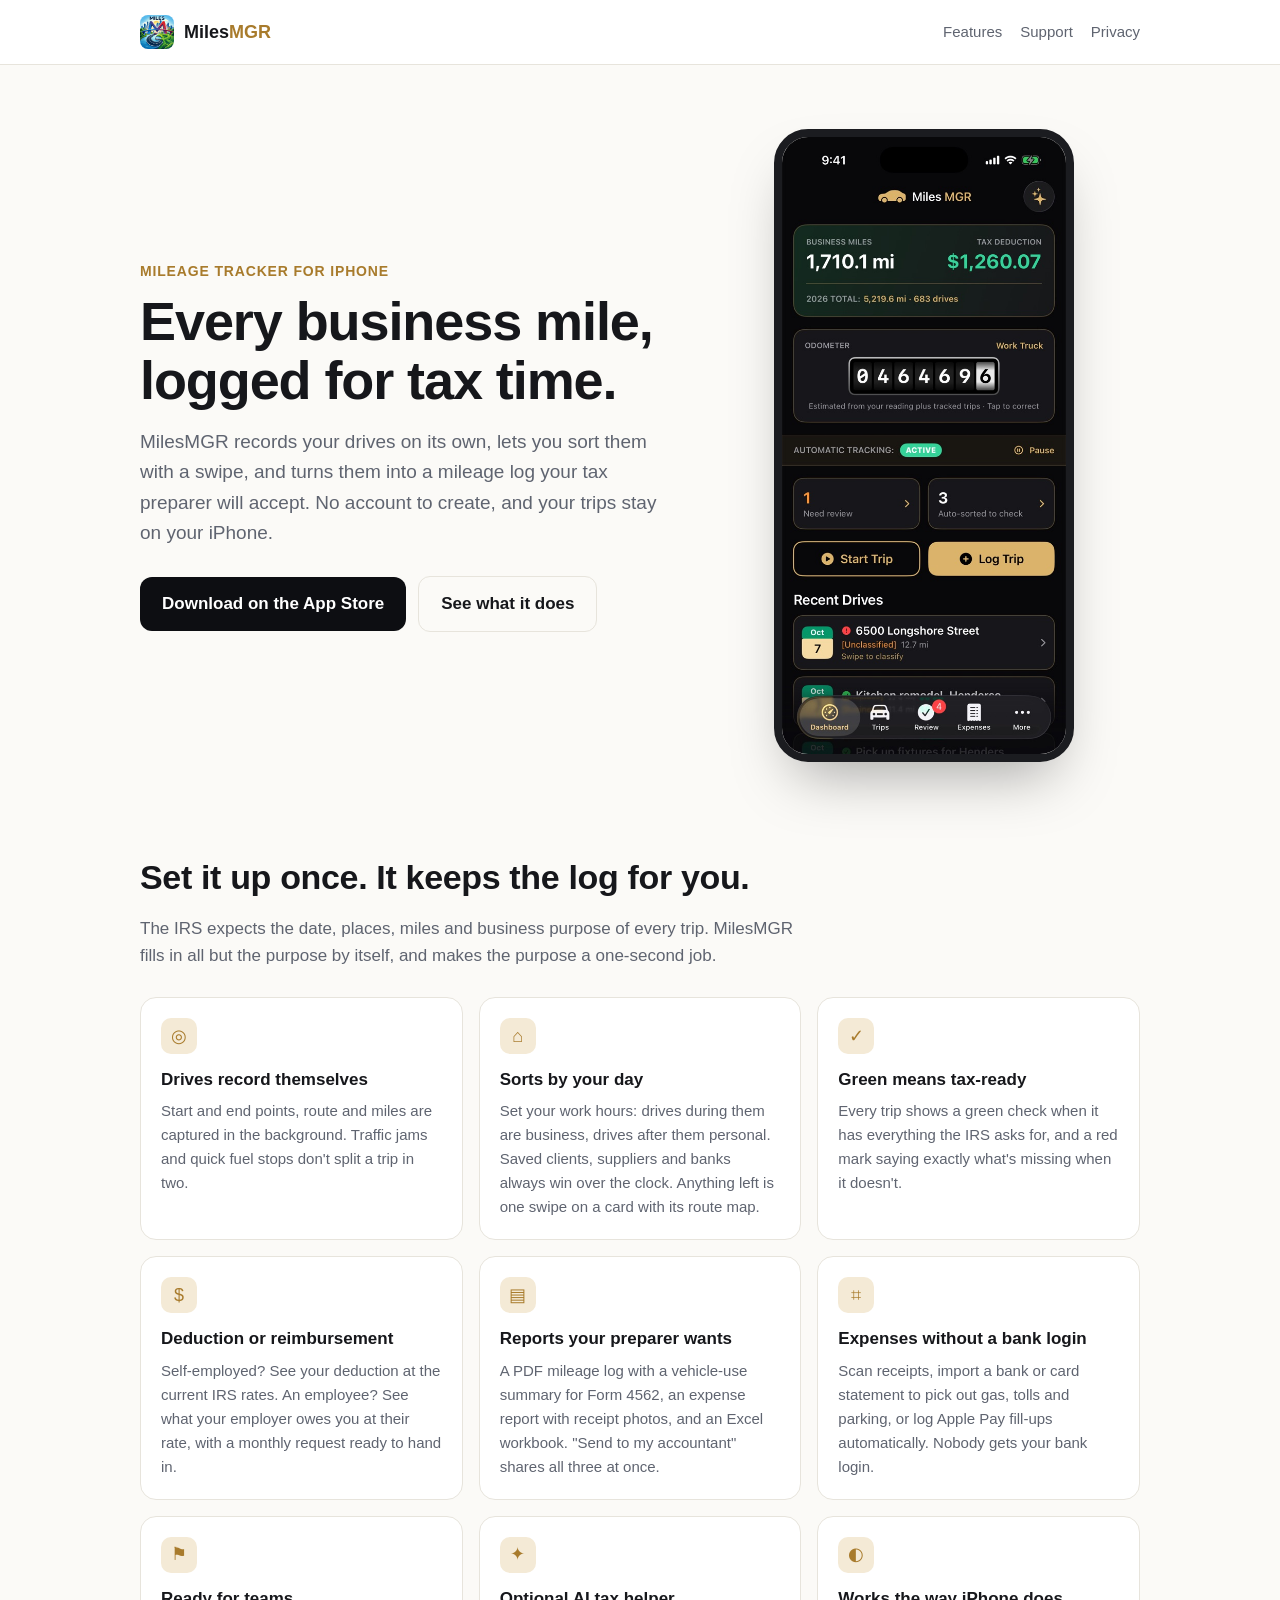
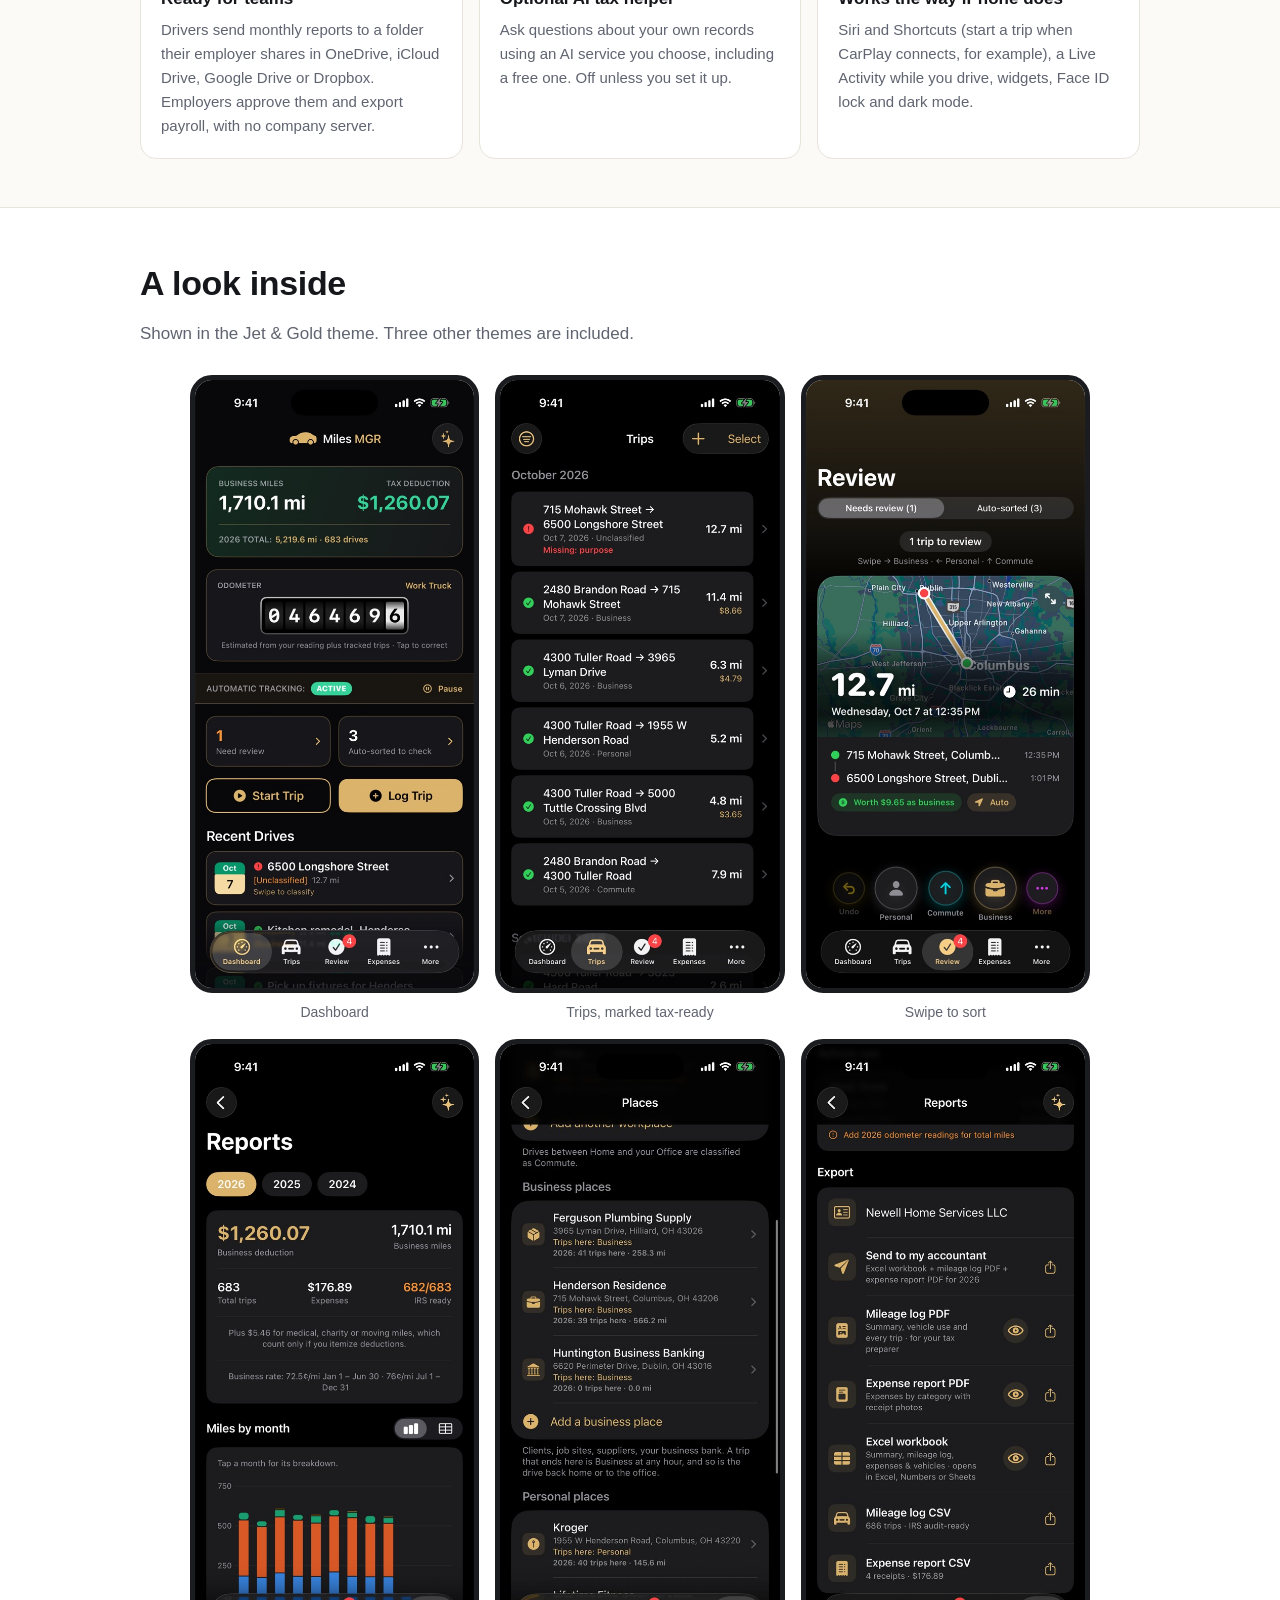
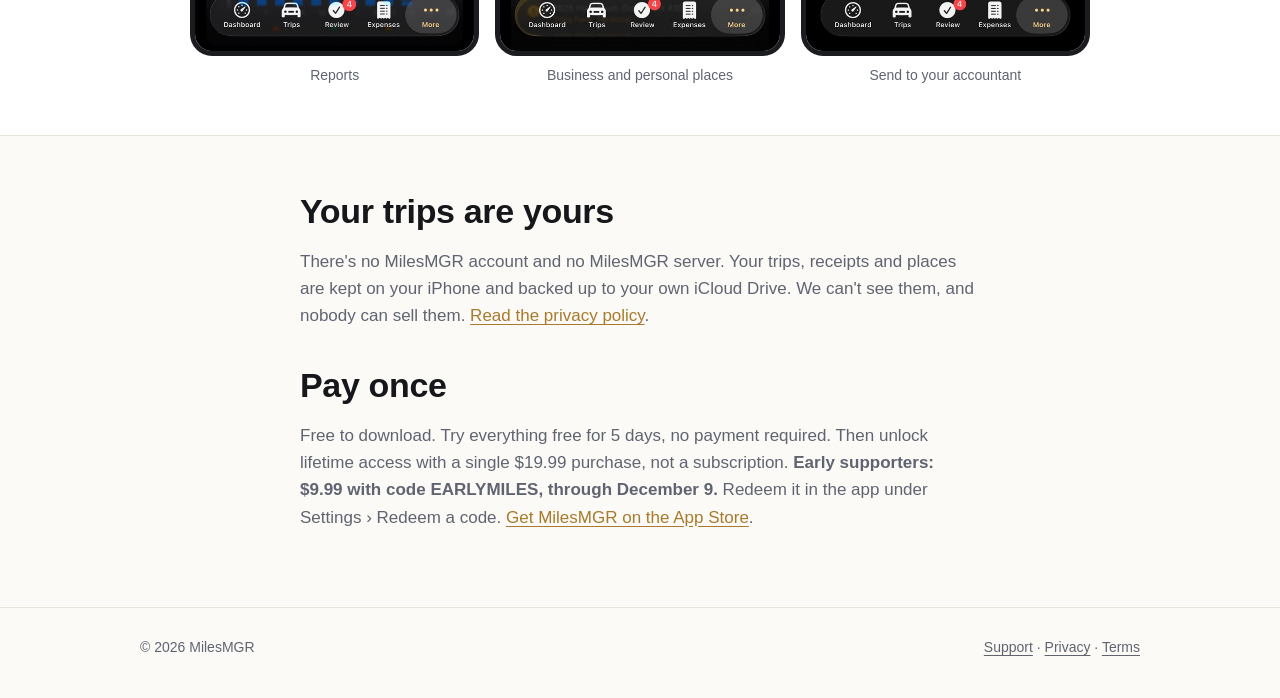
<file: index.html>
<!doctype html>
<html lang="en">
<head>
<meta charset="utf-8">
<meta name="viewport" content="width=device-width, initial-scale=1">
<title>MilesMGR — Mileage Tracker for Taxes</title>
<meta name="description" content="MilesMGR records your drives automatically, sorts them by your work hours and places, and turns them into an IRS-ready mileage log. Free to download, 5-day free trial, then pay once for lifetime access. Your trips stay on your iPhone.">
<meta property="og:title" content="MilesMGR — Mileage Tracker for Taxes">
<meta property="og:description" content="Automatic drive tracking, smart sorting, IRS-ready reports. Pay once; your trips stay on your iPhone.">
<meta property="og:image" content="img/1-Dashboard.jpg">
<link rel="icon" href="img/icon.png">
<link rel="apple-touch-icon" href="img/icon.png">
<link rel="stylesheet" href="style.css">
<!-- Meta Pixel Code -->
<script>
!function(f,b,e,v,n,t,s)
{if(f.fbq)return;n=f.fbq=function(){n.callMethod?
n.callMethod.apply(n,arguments):n.queue.push(arguments)};
if(!f._fbq)f._fbq=n;n.push=n;n.loaded=!0;n.version='2.0';
n.queue=[];t=b.createElement(e);t.async=!0;
t.src=v;s=b.getElementsByTagName(e)[0];
s.parentNode.insertBefore(t,s)}(window, document,'script',
'https://connect.facebook.net/en_US/fbevents.js');
fbq('init', '1832240871127078');
fbq('track', 'PageView');
</script>
<noscript><img height="1" width="1" style="display:none"
src="https://www.facebook.com/tr?id=1832240871127078&ev=PageView&noscript=1"
/></noscript>
<!-- End Meta Pixel Code -->
</head>
<body>
<header class="site-head">
  <div class="wrap">
    <a class="brand" href="./"><img src="img/icon.png" alt=""><span>Miles<b>MGR</b></span></a>
    <nav class="nav">
      <a href="#features" class="hide-sm">Features</a>
      <a href="support.html">Support</a>
      <a href="privacy.html">Privacy</a>
    </nav>
  </div>
</header>

<main>
  <div class="wrap hero">
    <div>
      <div class="eyebrow">Mileage tracker for iPhone</div>
      <h1>Every business mile, logged for tax time.</h1>
      <p class="lede">MilesMGR records your drives on its own, lets you sort them with a swipe, and turns them into a mileage log your tax preparer will accept. No account to create, and your trips stay on your iPhone.</p>
      <div class="cta">
        <a class="btn btn-primary" href="https://apps.apple.com/us/app/milesmgr-mileage-drive-log/id6819932792?pt=82404571&amp;ct=milesmgr-site">Download on the App Store</a>
        <a class="btn btn-ghost" href="#features">See what it does</a>
      </div>
    </div>
    <img class="phone" src="img/1-Dashboard.jpg" alt="MilesMGR Dashboard showing business miles, the tax deduction so far, an odometer and recent drives" width="300">
  </div>

  <section id="features">
    <div class="wrap">
      <h2>Set it up once. It keeps the log for you.</h2>
      <p class="sub">The IRS expects the date, places, miles and business purpose of every trip. MilesMGR fills in all but the purpose by itself, and makes the purpose a one-second job.</p>
      <div class="grid">
        <div class="card"><div class="icon" aria-hidden="true">◎</div><h3>Drives record themselves</h3><p>Start and end points, route and miles are captured in the background. Traffic jams and quick fuel stops don't split a trip in two.</p></div>
        <div class="card"><div class="icon" aria-hidden="true">⌂</div><h3>Sorts by your day</h3><p>Set your work hours: drives during them are business, drives after them personal. Saved clients, suppliers and banks always win over the clock. Anything left is one swipe on a card with its route map.</p></div>
        <div class="card"><div class="icon" aria-hidden="true">✓</div><h3>Green means tax-ready</h3><p>Every trip shows a green check when it has everything the IRS asks for, and a red mark saying exactly what's missing when it doesn't.</p></div>
        <div class="card"><div class="icon" aria-hidden="true">$</div><h3>Deduction or reimbursement</h3><p>Self-employed? See your deduction at the current IRS rates. An employee? See what your employer owes you at their rate, with a monthly request ready to hand in.</p></div>
        <div class="card"><div class="icon" aria-hidden="true">▤</div><h3>Reports your preparer wants</h3><p>A PDF mileage log with a vehicle-use summary for Form 4562, an expense report with receipt photos, and an Excel workbook. "Send to my accountant" shares all three at once.</p></div>
        <div class="card"><div class="icon" aria-hidden="true">⌗</div><h3>Expenses without a bank login</h3><p>Scan receipts, import a bank or card statement to pick out gas, tolls and parking, or log Apple Pay fill-ups automatically. Nobody gets your bank login.</p></div>
        <div class="card"><div class="icon" aria-hidden="true">⚑</div><h3>Ready for teams</h3><p>Drivers send monthly reports to a folder their employer shares in OneDrive, iCloud Drive, Google Drive or Dropbox. Employers approve them and export payroll, with no company server.</p></div>
        <div class="card"><div class="icon" aria-hidden="true">✦</div><h3>Optional AI tax helper</h3><p>Ask questions about your own records using an AI service you choose, including a free one. Off unless you set it up.</p></div>
        <div class="card"><div class="icon" aria-hidden="true">◐</div><h3>Works the way iPhone does</h3><p>Siri and Shortcuts (start a trip when CarPlay connects, for example), a Live Activity while you drive, widgets, Face ID lock and dark mode.</p></div>
      </div>
    </div>
  </section>

  <section class="band">
    <div class="wrap">
      <h2>A look inside</h2>
      <p class="sub">Shown in the Jet &amp; Gold theme. Three other themes are included.</p>
      <div class="shots">
        <figure><img src="img/1-Dashboard.jpg" alt="Dashboard with business miles, deduction and odometer" loading="lazy"><figcaption>Dashboard</figcaption></figure>
        <figure><img src="img/2-Trips.jpg" alt="Trips list with green and red tax-ready marks" loading="lazy"><figcaption>Trips, marked tax-ready</figcaption></figure>
        <figure><img src="img/3-Review.jpg" alt="Review card with a route map and Business, Personal and Commute buttons" loading="lazy"><figcaption>Swipe to sort</figcaption></figure>
        <figure><img src="img/5-Reports.jpg" alt="Reports with the yearly deduction and a miles-by-month chart" loading="lazy"><figcaption>Reports</figcaption></figure>
        <figure><img src="img/6-Places.jpg" alt="Places screen with business places such as a supplier and a business bank, and personal places such as a grocery store" loading="lazy"><figcaption>Business and personal places</figcaption></figure>
        <figure><img src="img/7-Export.jpg" alt="Export options: Send to my accountant, PDF reports and an Excel workbook" loading="lazy"><figcaption>Send to your accountant</figcaption></figure>
      </div>
    </div>
  </section>

  <section>
    <div class="wrap narrow">
      <h2>Your trips are yours</h2>
      <p class="sub">There's no MilesMGR account and no MilesMGR server. Your trips, receipts and places are kept on your iPhone and backed up to your own iCloud Drive. We can't see them, and nobody can sell them. <a href="privacy.html">Read the privacy policy</a>.</p>
      <h2>Pay once</h2>
      <p class="sub">Free to download. Try everything free for 5 days, no payment required. Then unlock lifetime access with a single $19.99 purchase, not a subscription. <span id="early-offer"><strong>Early supporters: $9.99 with code EARLYMILES, through December 9.</strong> Redeem it in the app under Settings › Redeem a code.</span> <a href="https://apps.apple.com/us/app/milesmgr-mileage-drive-log/id6819932792?pt=82404571&amp;ct=milesmgr-site">Get MilesMGR on the App Store</a>.</p>
    </div>
  </section>
</main>

<footer class="site-foot">
  <div class="wrap">
    <span>© 2026 MilesMGR</span>
    <span><a href="support.html">Support</a> · <a href="privacy.html">Privacy</a> · <a href="terms.html">Terms</a></span>
  </div>
</footer>
<script>
// The early-supporter offer hides itself after December 9 (US Eastern).
if (Date.now() >= Date.UTC(2026, 11, 10, 5)) { var e = document.getElementById('early-offer'); if (e) e.remove(); }
</script>
</body>
</html>
</file>
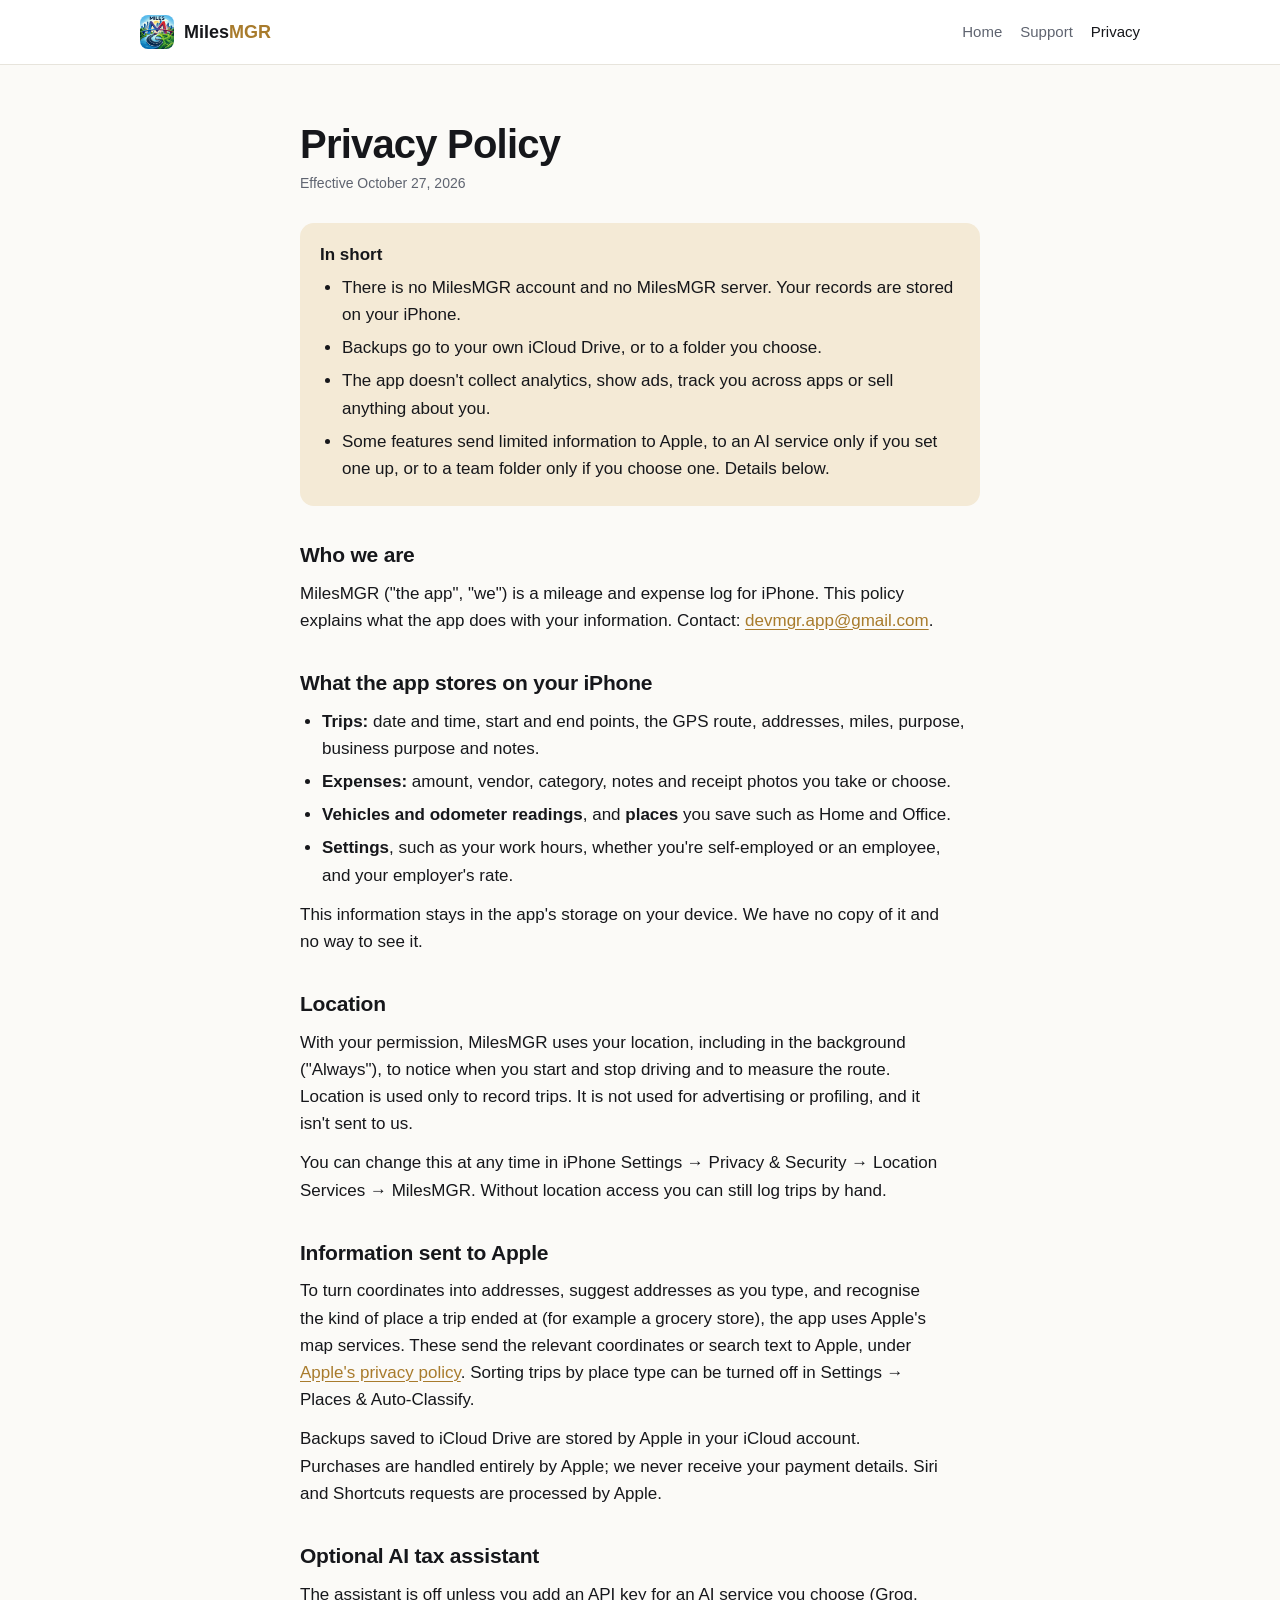
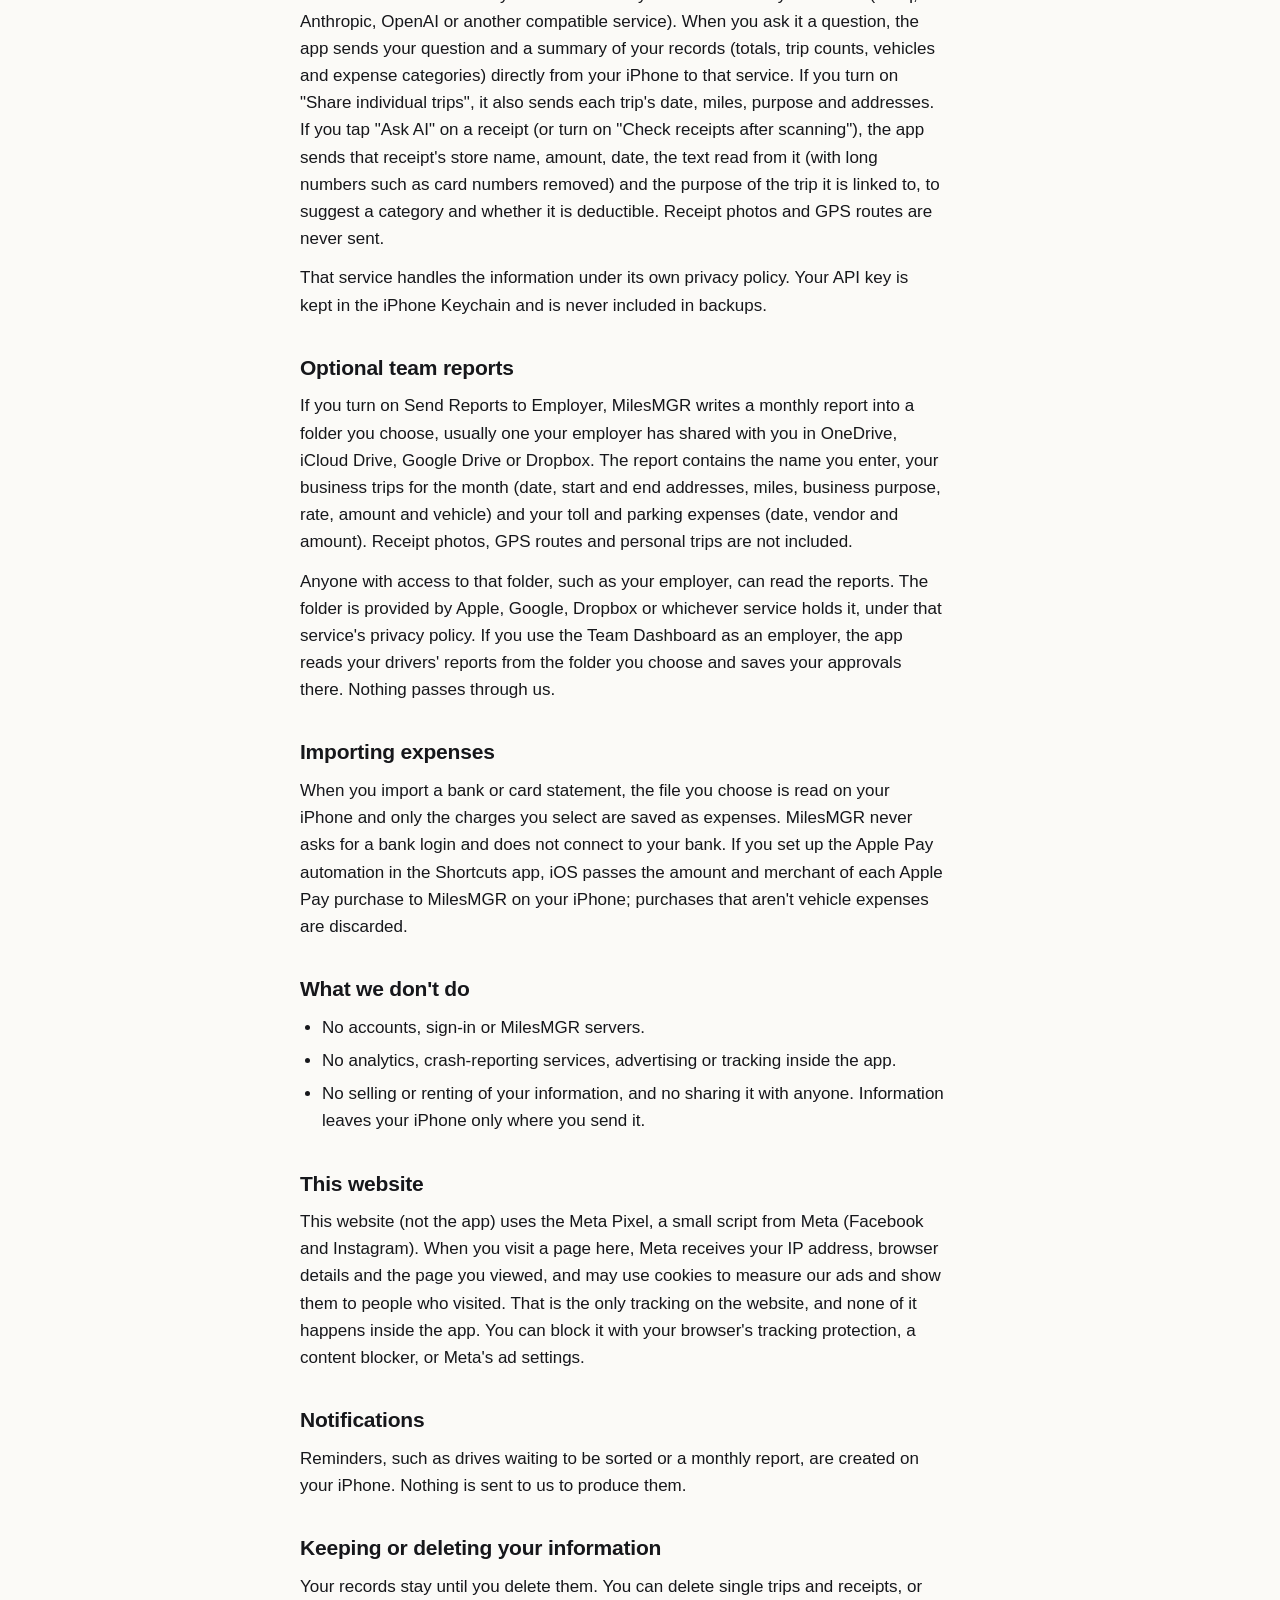
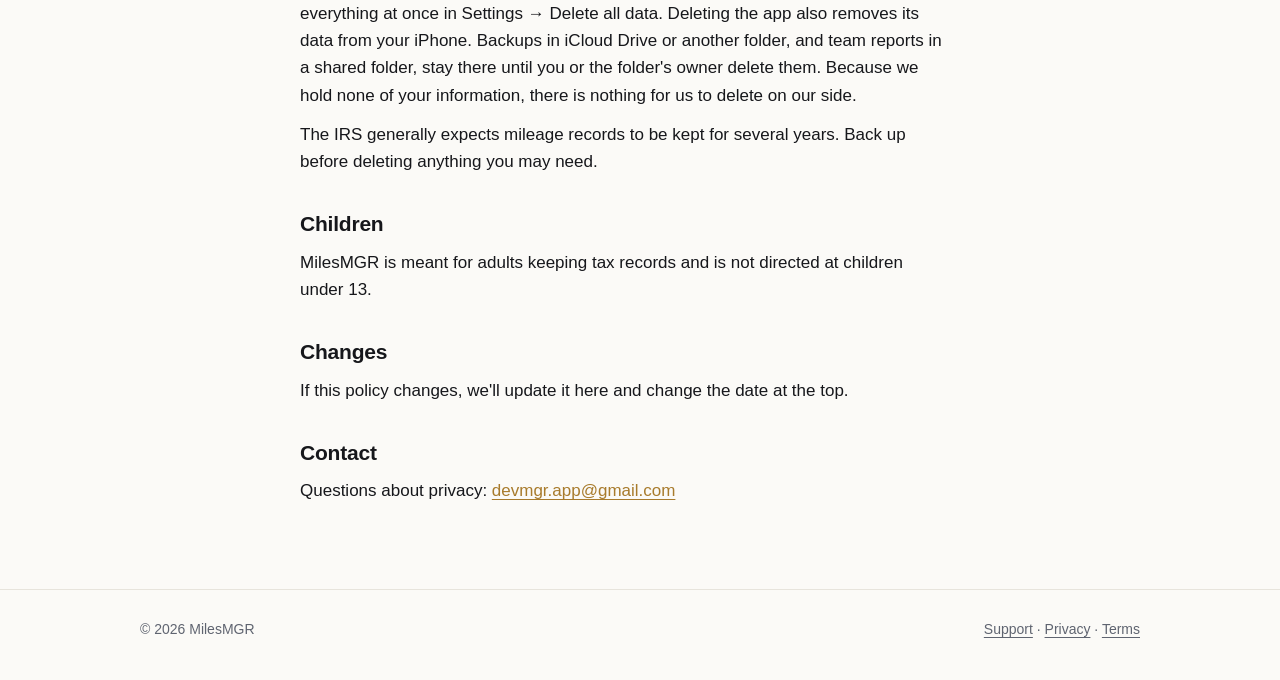
<file: privacy.html>
<!doctype html>
<html lang="en">
<head>
<meta charset="utf-8">
<meta name="viewport" content="width=device-width, initial-scale=1">
<title>Privacy Policy — MilesMGR</title>
<meta name="description" content="How MilesMGR handles your location, trips and receipts: kept on your iPhone, backed up to your own iCloud Drive, never sold.">
<link rel="icon" href="img/icon.png">
<link rel="stylesheet" href="style.css">
<!-- Meta Pixel Code -->
<script>
!function(f,b,e,v,n,t,s)
{if(f.fbq)return;n=f.fbq=function(){n.callMethod?
n.callMethod.apply(n,arguments):n.queue.push(arguments)};
if(!f._fbq)f._fbq=n;n.push=n;n.loaded=!0;n.version='2.0';
n.queue=[];t=b.createElement(e);t.async=!0;
t.src=v;s=b.getElementsByTagName(e)[0];
s.parentNode.insertBefore(t,s)}(window, document,'script',
'https://connect.facebook.net/en_US/fbevents.js');
fbq('init', '1832240871127078');
fbq('track', 'PageView');
</script>
<noscript><img height="1" width="1" style="display:none"
src="https://www.facebook.com/tr?id=1832240871127078&ev=PageView&noscript=1"
/></noscript>
<!-- End Meta Pixel Code -->
</head>
<body>
<header class="site-head">
  <div class="wrap">
    <a class="brand" href="./"><img src="img/icon.png" alt=""><span>Miles<b>MGR</b></span></a>
    <nav class="nav">
      <a href="./" class="hide-sm">Home</a>
      <a href="support.html">Support</a>
      <a href="privacy.html" aria-current="page">Privacy</a>
    </nav>
  </div>
</header>

<main class="wrap narrow doc">
  <h1>Privacy Policy</h1>
  <p class="updated">Effective October 27, 2026</p>

  <div class="summary">
    <strong>In short</strong>
    <ul>
      <li>There is no MilesMGR account and no MilesMGR server. Your records are stored on your iPhone.</li>
      <li>Backups go to your own iCloud Drive, or to a folder you choose.</li>
      <li>The app doesn't collect analytics, show ads, track you across apps or sell anything about you.</li>
      <li>Some features send limited information to Apple, to an AI service only if you set one up, or to a team folder only if you choose one. Details below.</li>
    </ul>
  </div>

  <h2>Who we are</h2>
  <p>MilesMGR ("the app", "we") is a mileage and expense log for iPhone. This policy explains what the app does with your information. Contact: <a href="mailto:devmgr.app@gmail.com">devmgr.app@gmail.com</a>.</p>

  <h2>What the app stores on your iPhone</h2>
  <ul>
    <li><strong>Trips:</strong> date and time, start and end points, the GPS route, addresses, miles, purpose, business purpose and notes.</li>
    <li><strong>Expenses:</strong> amount, vendor, category, notes and receipt photos you take or choose.</li>
    <li><strong>Vehicles and odometer readings</strong>, and <strong>places</strong> you save such as Home and Office.</li>
    <li><strong>Settings</strong>, such as your work hours, whether you're self-employed or an employee, and your employer's rate.</li>
  </ul>
  <p>This information stays in the app's storage on your device. We have no copy of it and no way to see it.</p>

  <h2>Location</h2>
  <p>With your permission, MilesMGR uses your location, including in the background ("Always"), to notice when you start and stop driving and to measure the route. Location is used only to record trips. It is not used for advertising or profiling, and it isn't sent to us.</p>
  <p>You can change this at any time in iPhone Settings → Privacy &amp; Security → Location Services → MilesMGR. Without location access you can still log trips by hand.</p>

  <h2>Information sent to Apple</h2>
  <p>To turn coordinates into addresses, suggest addresses as you type, and recognise the kind of place a trip ended at (for example a grocery store), the app uses Apple's map services. These send the relevant coordinates or search text to Apple, under <a href="https://www.apple.com/legal/privacy/">Apple's privacy policy</a>. Sorting trips by place type can be turned off in Settings → Places &amp; Auto-Classify.</p>
  <p>Backups saved to iCloud Drive are stored by Apple in your iCloud account. Purchases are handled entirely by Apple; we never receive your payment details. Siri and Shortcuts requests are processed by Apple.</p>

  <h2>Optional AI tax assistant</h2>
  <p>The assistant is off unless you add an API key for an AI service you choose (Groq, Anthropic, OpenAI or another compatible service). When you ask it a question, the app sends your question and a summary of your records (totals, trip counts, vehicles and expense categories) directly from your iPhone to that service. If you turn on "Share individual trips", it also sends each trip's date, miles, purpose and addresses. If you tap "Ask AI" on a receipt (or turn on "Check receipts after scanning"), the app sends that receipt's store name, amount, date, the text read from it (with long numbers such as card numbers removed) and the purpose of the trip it is linked to, to suggest a category and whether it is deductible. Receipt photos and GPS routes are never sent.</p>
  <p>That service handles the information under its own privacy policy. Your API key is kept in the iPhone Keychain and is never included in backups.</p>

  <h2>Optional team reports</h2>
  <p>If you turn on Send Reports to Employer, MilesMGR writes a monthly report into a folder you choose, usually one your employer has shared with you in OneDrive, iCloud Drive, Google Drive or Dropbox. The report contains the name you enter, your business trips for the month (date, start and end addresses, miles, business purpose, rate, amount and vehicle) and your toll and parking expenses (date, vendor and amount). Receipt photos, GPS routes and personal trips are not included.</p>
  <p>Anyone with access to that folder, such as your employer, can read the reports. The folder is provided by Apple, Google, Dropbox or whichever service holds it, under that service's privacy policy. If you use the Team Dashboard as an employer, the app reads your drivers' reports from the folder you choose and saves your approvals there. Nothing passes through us.</p>

  <h2>Importing expenses</h2>
  <p>When you import a bank or card statement, the file you choose is read on your iPhone and only the charges you select are saved as expenses. MilesMGR never asks for a bank login and does not connect to your bank. If you set up the Apple Pay automation in the Shortcuts app, iOS passes the amount and merchant of each Apple Pay purchase to MilesMGR on your iPhone; purchases that aren't vehicle expenses are discarded.</p>

  <h2>What we don't do</h2>
  <ul>
    <li>No accounts, sign-in or MilesMGR servers.</li>
    <li>No analytics, crash-reporting services, advertising or tracking inside the app.</li>
    <li>No selling or renting of your information, and no sharing it with anyone. Information leaves your iPhone only where you send it.</li>
  </ul>

  <h2>This website</h2>
  <p>This website (not the app) uses the Meta Pixel, a small script from Meta (Facebook and Instagram). When you visit a page here, Meta receives your IP address, browser details and the page you viewed, and may use cookies to measure our ads and show them to people who visited. That is the only tracking on the website, and none of it happens inside the app. You can block it with your browser's tracking protection, a content blocker, or Meta's ad settings.</p>

  <h2>Notifications</h2>
  <p>Reminders, such as drives waiting to be sorted or a monthly report, are created on your iPhone. Nothing is sent to us to produce them.</p>

  <h2>Keeping or deleting your information</h2>
  <p>Your records stay until you delete them. You can delete single trips and receipts, or everything at once in Settings → Delete all data. Deleting the app also removes its data from your iPhone. Backups in iCloud Drive or another folder, and team reports in a shared folder, stay there until you or the folder's owner delete them. Because we hold none of your information, there is nothing for us to delete on our side.</p>
  <p>The IRS generally expects mileage records to be kept for several years. Back up before deleting anything you may need.</p>

  <h2>Children</h2>
  <p>MilesMGR is meant for adults keeping tax records and is not directed at children under 13.</p>

  <h2>Changes</h2>
  <p>If this policy changes, we'll update it here and change the date at the top.</p>

  <h2>Contact</h2>
  <p>Questions about privacy: <a href="mailto:devmgr.app@gmail.com?subject=MilesMGR%20privacy">devmgr.app@gmail.com</a></p>
</main>

<footer class="site-foot">
  <div class="wrap">
    <span>© 2026 MilesMGR</span>
    <span><a href="support.html">Support</a> · <a href="privacy.html">Privacy</a> · <a href="terms.html">Terms</a></span>
  </div>
</footer>
</body>
</html>
</file>
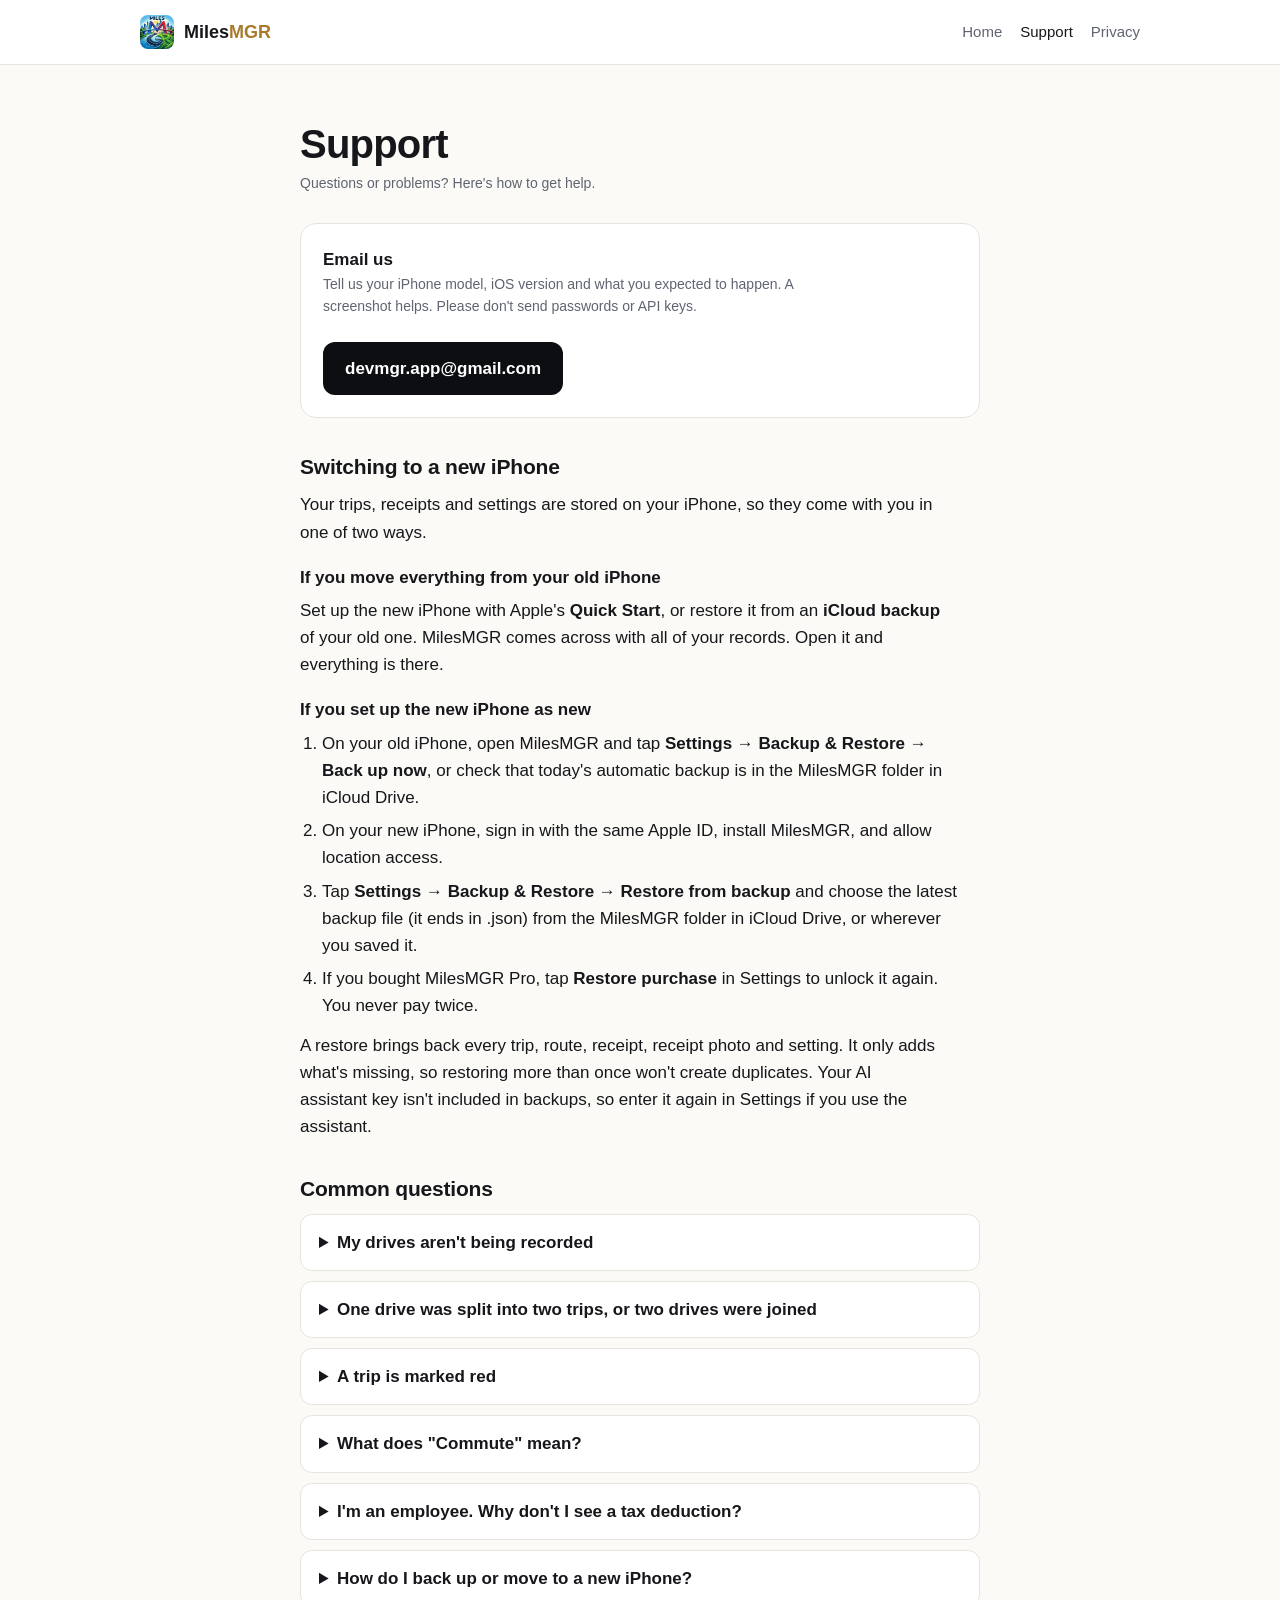
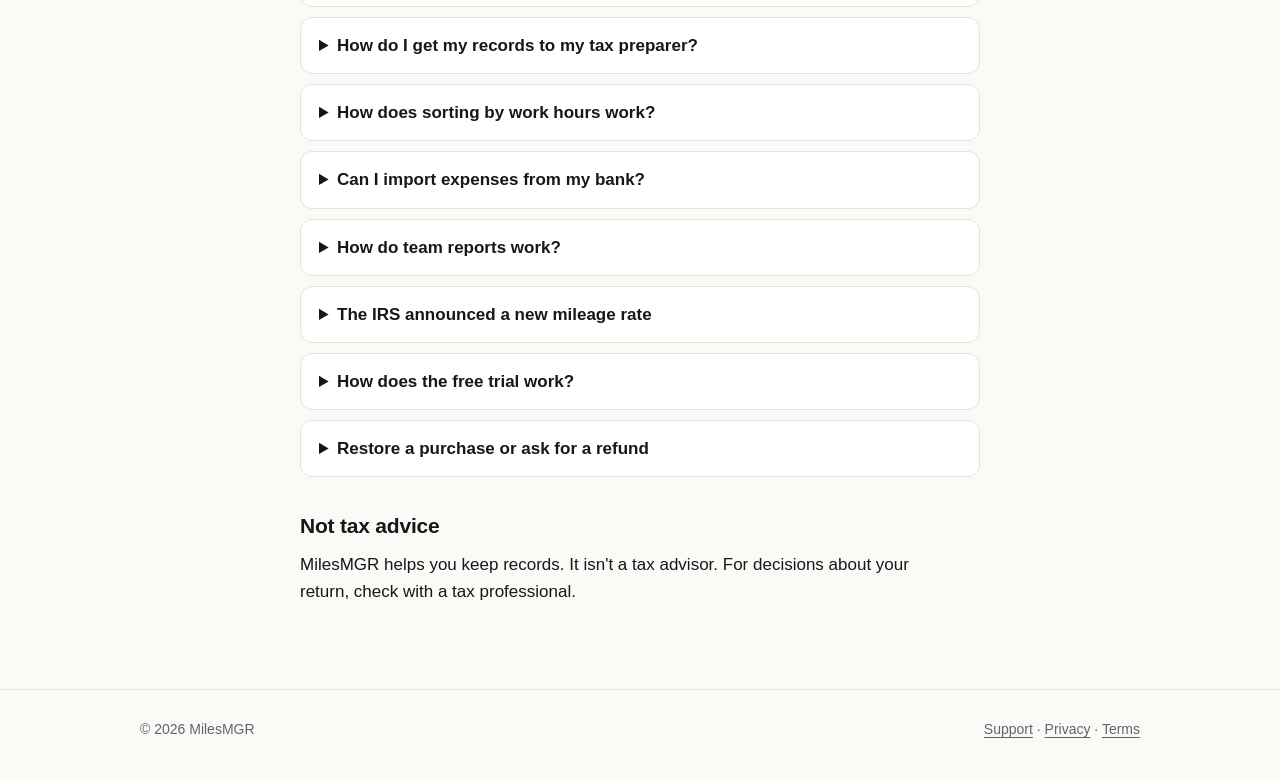
<file: support.html>
<!doctype html>
<html lang="en">
<head>
<meta charset="utf-8">
<meta name="viewport" content="width=device-width, initial-scale=1">
<title>Support — MilesMGR</title>
<meta name="description" content="Get help with MilesMGR: trip detection, sorting trips, backups, reports and purchases.">
<link rel="icon" href="img/icon.png">
<link rel="stylesheet" href="style.css">
<!-- Meta Pixel Code -->
<script>
!function(f,b,e,v,n,t,s)
{if(f.fbq)return;n=f.fbq=function(){n.callMethod?
n.callMethod.apply(n,arguments):n.queue.push(arguments)};
if(!f._fbq)f._fbq=n;n.push=n;n.loaded=!0;n.version='2.0';
n.queue=[];t=b.createElement(e);t.async=!0;
t.src=v;s=b.getElementsByTagName(e)[0];
s.parentNode.insertBefore(t,s)}(window, document,'script',
'https://connect.facebook.net/en_US/fbevents.js');
fbq('init', '1832240871127078');
fbq('track', 'PageView');
</script>
<noscript><img height="1" width="1" style="display:none"
src="https://www.facebook.com/tr?id=1832240871127078&ev=PageView&noscript=1"
/></noscript>
<!-- End Meta Pixel Code -->
</head>
<body>
<header class="site-head">
  <div class="wrap">
    <a class="brand" href="./"><img src="img/icon.png" alt=""><span>Miles<b>MGR</b></span></a>
    <nav class="nav">
      <a href="./" class="hide-sm">Home</a>
      <a href="support.html" aria-current="page">Support</a>
      <a href="privacy.html">Privacy</a>
    </nav>
  </div>
</header>

<main class="wrap narrow doc">
  <h1>Support</h1>
  <p class="updated">Questions or problems? Here's how to get help.</p>

  <div class="contact">
    <strong>Email us</strong>
    <p class="small">Tell us your iPhone model, iOS version and what you expected to happen. A screenshot helps. Please don't send passwords or API keys.</p>
    <a class="btn btn-primary" href="mailto:devmgr.app@gmail.com?subject=MilesMGR%20Support">devmgr.app@gmail.com</a>
  </div>

  <h2 id="new-iphone">Switching to a new iPhone</h2>
  <p>Your trips, receipts and settings are stored on your iPhone, so they come with you in one of two ways.</p>
  <h3>If you move everything from your old iPhone</h3>
  <p>Set up the new iPhone with Apple's <strong>Quick Start</strong>, or restore it from an <strong>iCloud backup</strong> of your old one. MilesMGR comes across with all of your records. Open it and everything is there.</p>
  <h3>If you set up the new iPhone as new</h3>
  <ol>
    <li>On your old iPhone, open MilesMGR and tap <strong>Settings → Backup &amp; Restore → Back up now</strong>, or check that today's automatic backup is in the MilesMGR folder in iCloud Drive.</li>
    <li>On your new iPhone, sign in with the same Apple ID, install MilesMGR, and allow location access.</li>
    <li>Tap <strong>Settings → Backup &amp; Restore → Restore from backup</strong> and choose the latest backup file (it ends in .json) from the MilesMGR folder in iCloud Drive, or wherever you saved it.</li>
    <li>If you bought MilesMGR Pro, tap <strong>Restore purchase</strong> in Settings to unlock it again. You never pay twice.</li>
  </ol>
  <p>A restore brings back every trip, route, receipt, receipt photo and setting. It only adds what's missing, so restoring more than once won't create duplicates. Your AI assistant key isn't included in backups, so enter it again in Settings if you use the assistant.</p>

  <h2>Common questions</h2>
  <div class="faq">
    <details>
      <summary>My drives aren't being recorded</summary>
      <p>In iPhone Settings → Privacy &amp; Security → Location Services → MilesMGR, choose <strong>Always</strong> and turn on <strong>Precise Location</strong>. Also check that Low Power Mode is off, that tracking isn't paused on the Dashboard, and, if you use Work Hours, that the drive was inside them. You can always start a trip by hand from the Dashboard.</p>
    </details>
    <details>
      <summary>One drive was split into two trips, or two drives were joined</summary>
      <p>Open the trip and use <strong>Split trip</strong> at a stop, or select trips in the Trips list and tap Merge. Settings → Trip Tracking controls how long a stop has to be before a new trip starts.</p>
    </details>
    <details>
      <summary>A trip is marked red</summary>
      <p>Red means the trip is missing something the IRS expects, and the line under it says what. Missing addresses are looked up again the next time you open the app. Business trips need a business purpose of a few words, such as "Site visit, Acme Co."</p>
    </details>
    <details>
      <summary>What does "Commute" mean?</summary>
      <p>Driving between home and your regular workplace. The IRS treats it as personal, so it isn't deductible. Trips from one work location to another, or to a client, are business.</p>
    </details>
    <details>
      <summary>I'm an employee. Why don't I see a tax deduction?</summary>
      <p>Employees can't deduct unreimbursed mileage on a federal return. Choose <strong>Employee</strong> in Settings → Deduction or Reimbursement, enter your employer's rate, and MilesMGR shows what you're owed. Reports makes a monthly reimbursement request to hand in.</p>
    </details>
    <details>
      <summary>How do I back up or move to a new iPhone?</summary>
      <p>MilesMGR backs up once a day to its folder in iCloud Drive, or to a folder you choose, and keeps the last 7. On your new iPhone, install MilesMGR and use Settings → Backup &amp; Restore → Restore from backup. You can also tap Back up now at any time. See <a href="#new-iphone">Switching to a new iPhone</a> for every step.</p>
    </details>
    <details>
      <summary>How do I get my records to my tax preparer?</summary>
      <p>Go to More → Reports, pick the year, and tap <strong>Send to my accountant</strong>: it shares the Excel workbook, the Mileage log PDF and the Expense report PDF together. Each one can also be viewed or shared on its own, and CSV files are there for other spreadsheets.</p>
    </details>
    <details>
      <summary>How does sorting by work hours work?</summary>
      <p>In Settings → Work Hours, set your days and hours and choose what happens to drives during them (usually Business) and outside them (usually Personal). Places come first: a saved business place such as a client, supplier or business bank is Business at any hour, a saved personal place such as your gym is Personal at any hour, and Home to Office is Commute. Add places in Settings → Places &amp; Auto-Classify. Sorted drives wait under Review → Auto-sorted so you can check them.</p>
    </details>
    <details>
      <summary>Can I import expenses from my bank?</summary>
      <p>Yes, without sharing a bank login. Download a statement from your bank or card website as CSV, OFX or QFX, then go to Expenses → + → Import bank statement. MilesMGR picks out gas, tolls, parking and repairs for you to tick. To log Apple Pay purchases automatically, use Expenses → + → Log Apple Pay purchases and follow the one-time Shortcuts setup.</p>
    </details>
    <details>
      <summary>How do team reports work?</summary>
      <p>The employer makes a folder in OneDrive, iCloud Drive, Google Drive or Dropbox and shares it with their drivers. Each driver picks it in Settings → Send Reports to Employer (on OneDrive, first tap <strong>Add to OneDrive</strong> on the shared folder in the OneDrive app so it appears in Files), and MilesMGR adds a monthly report with business trips, tolls and parking. The employer picks the same folder in Settings → Team Dashboard to approve reports and export a payroll workbook.</p>
    </details>
    <details>
      <summary>The IRS announced a new mileage rate</summary>
      <p>Rates are updated with the app. Until then, add the official rate in Settings → Mileage Rates and it is used right away.</p>
    </details>
    <details>
      <summary>How does the free trial work?</summary>
      <p>Tap <strong>Start 5-Day Free Trial</strong> when you first open MilesMGR, or later from Settings. Everything is unlocked for 5 days, there's no charge, and nothing renews. Afterwards, drives are still recorded but new automatic trips stay locked until you buy MilesMGR Pro, a one-time purchase. Trips from the trial, trips you log by hand and backups stay free. The trial is tied to your Apple ID and can be used once.</p>
    </details>
    <details>
      <summary>Restore a purchase or ask for a refund</summary>
      <p>Use <strong>Restore purchase</strong> in Settings with the same Apple ID you bought with. Refunds are handled by Apple at <a href="https://reportaproblem.apple.com">reportaproblem.apple.com</a>.</p>
    </details>
  </div>

  <h2>Not tax advice</h2>
  <p>MilesMGR helps you keep records. It isn't a tax advisor. For decisions about your return, check with a tax professional.</p>
</main>

<footer class="site-foot">
  <div class="wrap">
    <span>© 2026 MilesMGR</span>
    <span><a href="support.html">Support</a> · <a href="privacy.html">Privacy</a> · <a href="terms.html">Terms</a></span>
  </div>
</footer>
</body>
</html>
</file>
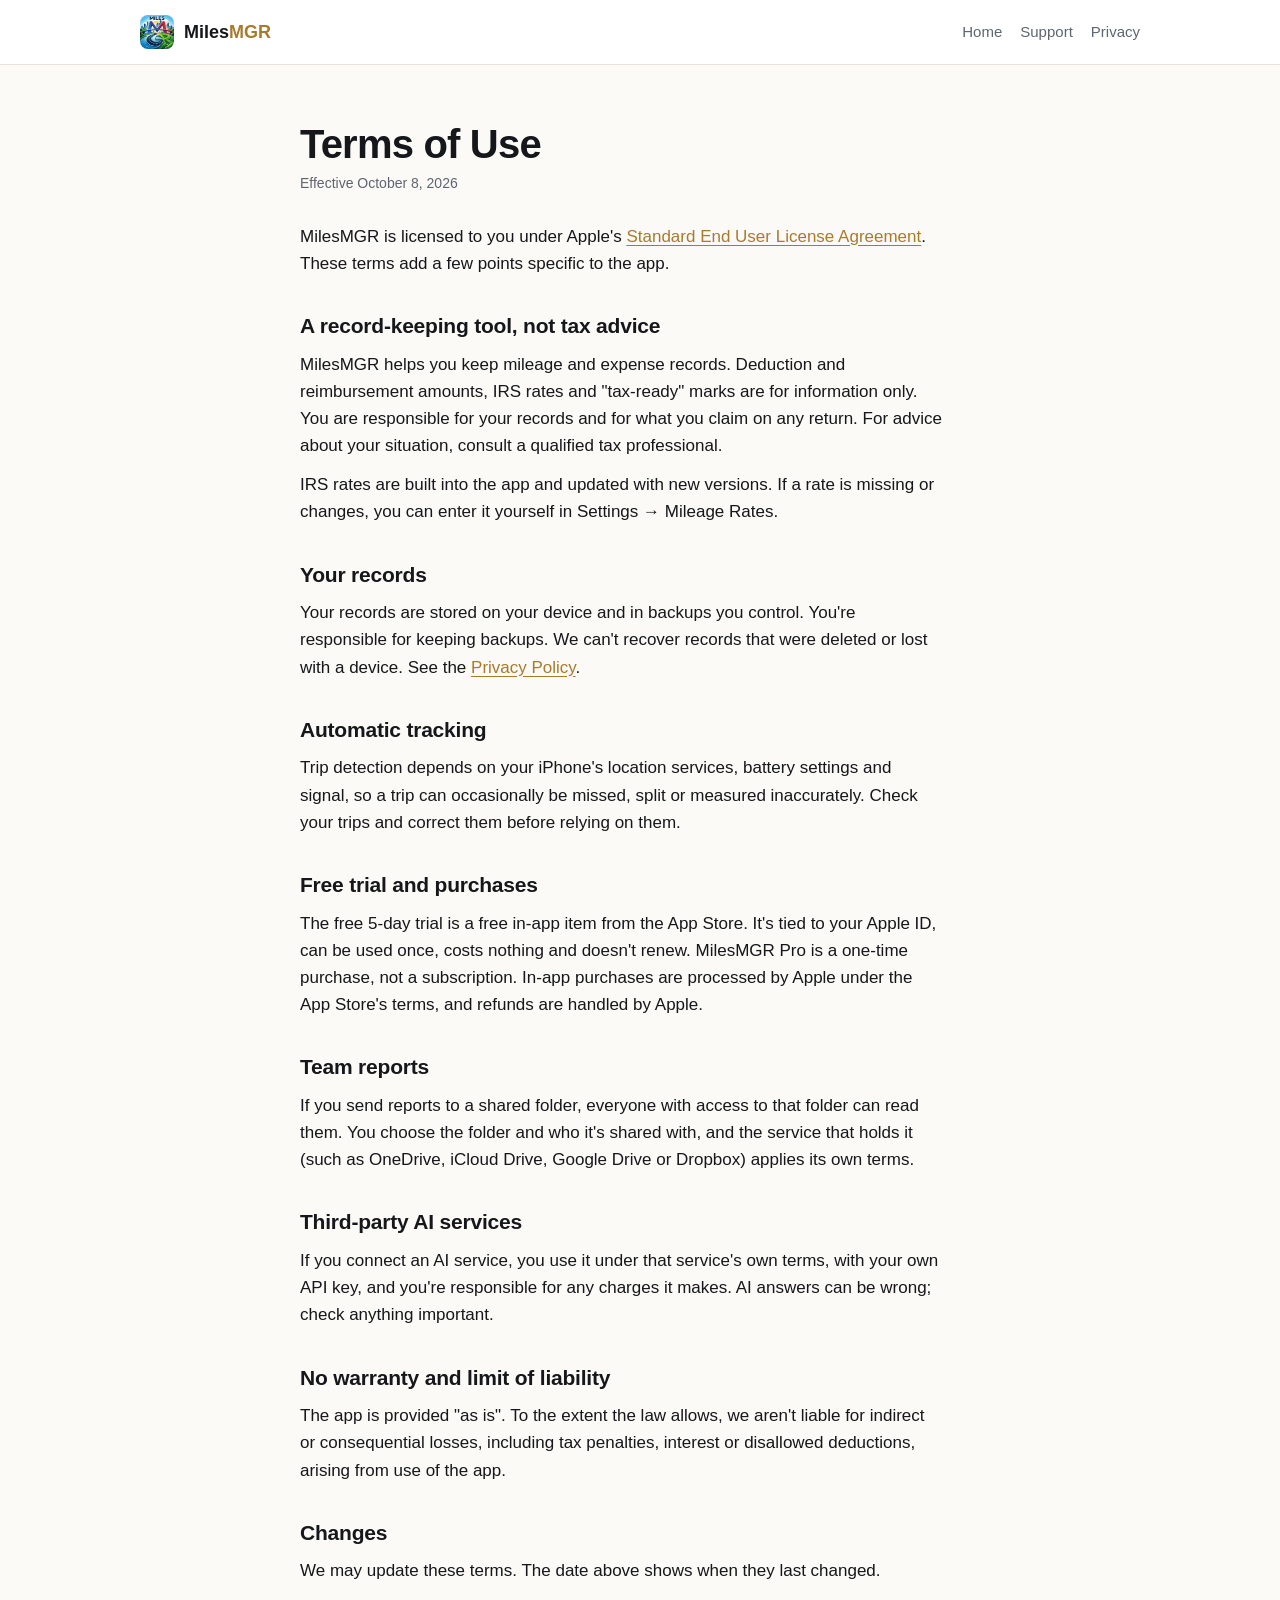
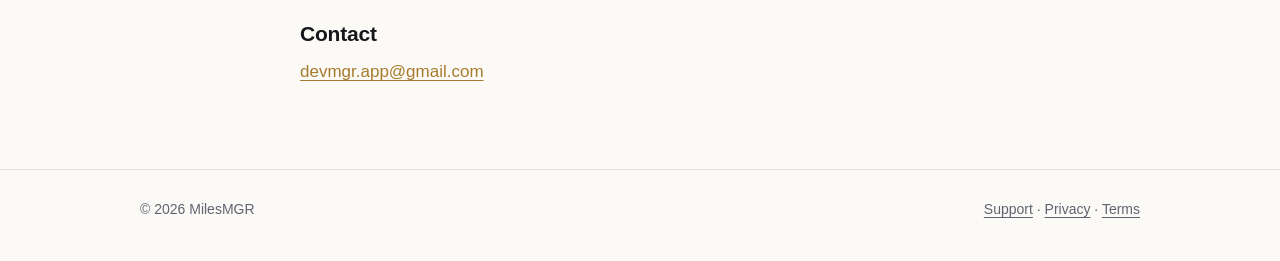
<file: terms.html>
<!doctype html>
<html lang="en">
<head>
<meta charset="utf-8">
<meta name="viewport" content="width=device-width, initial-scale=1">
<title>Terms of Use — MilesMGR</title>
<link rel="icon" href="img/icon.png">
<link rel="stylesheet" href="style.css">
<!-- Meta Pixel Code -->
<script>
!function(f,b,e,v,n,t,s)
{if(f.fbq)return;n=f.fbq=function(){n.callMethod?
n.callMethod.apply(n,arguments):n.queue.push(arguments)};
if(!f._fbq)f._fbq=n;n.push=n;n.loaded=!0;n.version='2.0';
n.queue=[];t=b.createElement(e);t.async=!0;
t.src=v;s=b.getElementsByTagName(e)[0];
s.parentNode.insertBefore(t,s)}(window, document,'script',
'https://connect.facebook.net/en_US/fbevents.js');
fbq('init', '1832240871127078');
fbq('track', 'PageView');
</script>
<noscript><img height="1" width="1" style="display:none"
src="https://www.facebook.com/tr?id=1832240871127078&ev=PageView&noscript=1"
/></noscript>
<!-- End Meta Pixel Code -->
</head>
<body>
<header class="site-head">
  <div class="wrap">
    <a class="brand" href="./"><img src="img/icon.png" alt=""><span>Miles<b>MGR</b></span></a>
    <nav class="nav">
      <a href="./" class="hide-sm">Home</a>
      <a href="support.html">Support</a>
      <a href="privacy.html">Privacy</a>
    </nav>
  </div>
</header>

<main class="wrap narrow doc">
  <h1>Terms of Use</h1>
  <p class="updated">Effective October 8, 2026</p>

  <p>MilesMGR is licensed to you under Apple's <a href="https://www.apple.com/legal/internet-services/itunes/dev/stdeula/">Standard End User License Agreement</a>. These terms add a few points specific to the app.</p>

  <h2>A record-keeping tool, not tax advice</h2>
  <p>MilesMGR helps you keep mileage and expense records. Deduction and reimbursement amounts, IRS rates and "tax-ready" marks are for information only. You are responsible for your records and for what you claim on any return. For advice about your situation, consult a qualified tax professional.</p>
  <p>IRS rates are built into the app and updated with new versions. If a rate is missing or changes, you can enter it yourself in Settings → Mileage Rates.</p>

  <h2>Your records</h2>
  <p>Your records are stored on your device and in backups you control. You're responsible for keeping backups. We can't recover records that were deleted or lost with a device. See the <a href="privacy.html">Privacy Policy</a>.</p>

  <h2>Automatic tracking</h2>
  <p>Trip detection depends on your iPhone's location services, battery settings and signal, so a trip can occasionally be missed, split or measured inaccurately. Check your trips and correct them before relying on them.</p>

  <h2>Free trial and purchases</h2>
  <p>The free 5-day trial is a free in-app item from the App Store. It's tied to your Apple ID, can be used once, costs nothing and doesn't renew. MilesMGR Pro is a one-time purchase, not a subscription. In-app purchases are processed by Apple under the App Store's terms, and refunds are handled by Apple.</p>

  <h2>Team reports</h2>
  <p>If you send reports to a shared folder, everyone with access to that folder can read them. You choose the folder and who it's shared with, and the service that holds it (such as OneDrive, iCloud Drive, Google Drive or Dropbox) applies its own terms.</p>

  <h2>Third-party AI services</h2>
  <p>If you connect an AI service, you use it under that service's own terms, with your own API key, and you're responsible for any charges it makes. AI answers can be wrong; check anything important.</p>

  <h2>No warranty and limit of liability</h2>
  <p>The app is provided "as is". To the extent the law allows, we aren't liable for indirect or consequential losses, including tax penalties, interest or disallowed deductions, arising from use of the app.</p>

  <h2>Changes</h2>
  <p>We may update these terms. The date above shows when they last changed.</p>

  <h2>Contact</h2>
  <p><a href="mailto:devmgr.app@gmail.com">devmgr.app@gmail.com</a></p>
</main>

<footer class="site-foot">
  <div class="wrap">
    <span>© 2026 MilesMGR</span>
    <span><a href="support.html">Support</a> · <a href="privacy.html">Privacy</a> · <a href="terms.html">Terms</a></span>
  </div>
</footer>
</body>
</html>
</file>
<file: style.css>
:root {
  --bg: #fbfaf7;
  --surface: #ffffff;
  --text: #16171b;
  --muted: #5f6470;
  --line: #e7e4dc;
  --gold: #a87b2c;
  --gold-soft: #f4ead6;
  --ink: #0d0e12;
  color-scheme: light dark;
}
@media (prefers-color-scheme: dark) {
  :root:not([data-theme="light"]) {
    --bg: #0b0c0f;
    --surface: #16181d;
    --text: #f2f1ee;
    --muted: #a2a5ad;
    --line: #2a2d34;
    --gold: #dcb36a;
    --gold-soft: #2a2418;
  }
}
:root[data-theme="dark"] {
  --bg: #0b0c0f; --surface: #16181d; --text: #f2f1ee; --muted: #a2a5ad;
  --line: #2a2d34; --gold: #dcb36a; --gold-soft: #2a2418;
}

* { box-sizing: border-box; margin: 0; padding: 0; }
html { -webkit-text-size-adjust: 100%; }
body {
  font: 17px/1.6 -apple-system, BlinkMacSystemFont, "SF Pro Text", "Segoe UI", Roboto, sans-serif;
  background: var(--bg);
  color: var(--text);
}
a { color: var(--gold); text-underline-offset: 3px; }
img { max-width: 100%; display: block; }

.wrap { max-width: 1040px; margin: 0 auto; padding: 0 20px; }
.narrow { max-width: 720px; }

/* Header */
.site-head { border-bottom: 1px solid var(--line); background: var(--surface); }
.site-head .wrap { display: flex; align-items: center; justify-content: space-between; gap: 16px; height: 64px; }
.brand { flex-shrink: 0; display: flex; align-items: center; gap: 10px; color: var(--text); text-decoration: none; font-weight: 700; font-size: 18px; }
.brand img { width: 34px; height: 34px; border-radius: 8px; }
.brand b { color: var(--gold); }
.nav { display: flex; gap: 18px; font-size: 15px; }
.nav a { color: var(--muted); text-decoration: none; }
.nav a:hover, .nav a[aria-current] { color: var(--text); }

/* Hero */
.hero > * { min-width: 0; }
.hero { padding-top: 64px; padding-bottom: 40px; display: grid; grid-template-columns: 1.1fr 0.9fr; gap: 40px; align-items: center; }
.eyebrow { color: var(--gold); font-weight: 600; font-size: 14px; letter-spacing: .06em; text-transform: uppercase; }
h1 { font-size: clamp(34px, 6vw, 54px); line-height: 1.08; letter-spacing: -0.02em; margin: 10px 0 18px; text-wrap: balance; }
.lede { font-size: 19px; color: var(--muted); max-width: 34em; }
.cta { display: flex; flex-wrap: wrap; gap: 12px; margin-top: 28px; align-items: center; }
.btn { display: inline-block; padding: 13px 22px; border-radius: 12px; font-weight: 600; text-decoration: none; }
.btn-primary { background: var(--ink); color: #fff; }
@media (prefers-color-scheme: dark) { :root:not([data-theme="light"]) .btn-primary { background: var(--gold); color: #111; } }
.btn-ghost { color: var(--text); border: 1px solid var(--line); }
.small { font-size: 14px; color: var(--muted); }
.phone { border-radius: 34px; border: 8px solid #1b1c20; box-shadow: 0 30px 60px -20px rgba(0,0,0,.35); width: 100%; max-width: 300px; height: auto; margin: 0 auto; }

/* Sections */
section { padding: 48px 0; }
h2 { font-size: clamp(26px, 4vw, 34px); letter-spacing: -0.01em; margin-bottom: 10px; text-wrap: balance; }
.sub { color: var(--muted); max-width: 40em; margin-bottom: 28px; }
.grid { display: grid; grid-template-columns: repeat(3, 1fr); gap: 16px; }
.card { background: var(--surface); border: 1px solid var(--line); border-radius: 16px; padding: 20px; }
.card h3 { font-size: 17px; margin-bottom: 6px; }
.card p { color: var(--muted); font-size: 15px; }
.icon { width: 36px; height: 36px; border-radius: 10px; background: var(--gold-soft); color: var(--gold); display: grid; place-items: center; font-size: 18px; margin-bottom: 12px; }

.shots { display: grid; grid-template-columns: repeat(3, 1fr); gap: 16px; max-width: 900px; margin: 0 auto; }
.shots figure { text-align: center; }
.shots img { border-radius: 22px; border: 5px solid #1b1c20; }
.shots figcaption { font-size: 14px; color: var(--muted); margin-top: 8px; }

.compare { width: 100%; border-collapse: collapse; background: var(--surface); border: 1px solid var(--line); border-radius: 16px; overflow: hidden; font-size: 15px; }
.compare th, .compare td { padding: 12px 16px; text-align: left; border-bottom: 1px solid var(--line); }
.compare tr:last-child td { border-bottom: 0; }
.compare th { font-size: 13px; text-transform: uppercase; letter-spacing: .05em; color: var(--muted); }
.yes { color: var(--gold); font-weight: 700; }
.table-scroll { overflow-x: auto; }

.band { background: var(--surface); border-top: 1px solid var(--line); border-bottom: 1px solid var(--line); }

/* Documents (privacy, terms, support) */
.doc { padding-top: 48px; padding-bottom: 72px; }
.doc h1 { font-size: clamp(30px, 5vw, 40px); margin-bottom: 6px; }
.doc .updated { color: var(--muted); font-size: 14px; margin-bottom: 28px; }
.doc h2 { font-size: 21px; margin: 32px 0 8px; }
.doc p, .doc li { max-width: 68ch; }
.doc p { margin-bottom: 12px; }
.doc ul, .doc ol { padding-left: 22px; margin-bottom: 12px; }
.doc h3 { font-size: 17px; margin: 18px 0 6px; }
.doc li { margin-bottom: 6px; }
.summary { background: var(--gold-soft); border-radius: 14px; padding: 18px 20px; margin-bottom: 8px; }
.summary ul { margin: 6px 0 0; }
.faq details { background: var(--surface); border: 1px solid var(--line); border-radius: 12px; padding: 14px 18px; margin-bottom: 10px; }
.faq summary { cursor: pointer; font-weight: 600; }
.faq details p { margin: 10px 0 2px; color: var(--muted); }
.contact { background: var(--surface); border: 1px solid var(--line); border-radius: 16px; padding: 22px; margin: 8px 0 28px; }
.contact a.btn { margin-top: 12px; }

/* Footer */
.site-foot { border-top: 1px solid var(--line); padding: 28px 0 40px; color: var(--muted); font-size: 14px; }
.site-foot .wrap { display: flex; flex-wrap: wrap; justify-content: space-between; gap: 12px; }
.site-foot a { color: var(--muted); }

@media (max-width: 820px) {
  .hero { grid-template-columns: 1fr; padding-top: 40px; }
  .grid { grid-template-columns: 1fr; }
  .shots { grid-template-columns: repeat(2, 1fr); }
  .nav { gap: 14px; font-size: 14px; }
}
@media (max-width: 420px) {
  .nav a.hide-sm { display: none; }
  .brand { font-size: 17px; }
  .brand img { width: 30px; height: 30px; }
}
@media (max-width: 340px) {
  .wrap { padding: 0 14px; }
  .nav { gap: 10px; }
}
body { overflow-wrap: break-word; }
</file>
